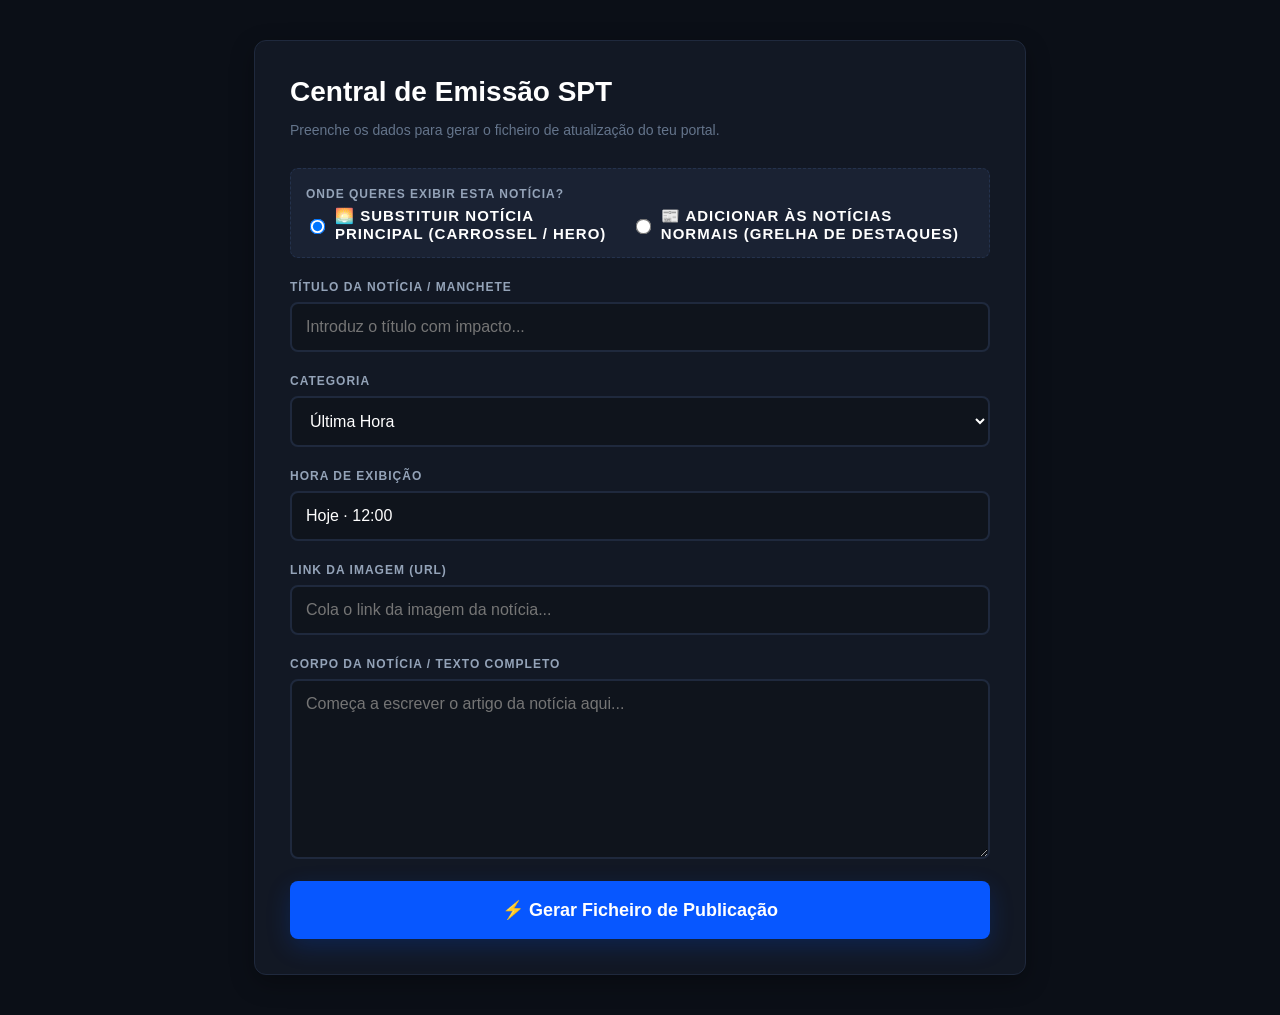
<file: SPT_site/admin/index.html>
<!DOCTYPE html>
<html lang="pt-PT">
<head>
  <meta charset="utf-8" />
  <meta name="viewport" content="width=device-width, initial-scale=1.0" />
  <title>Painel de Edição Central — SPT</title>
  <style>
    body { font-family: 'Inter', sans-serif; background-color: #0b0f17; color: #f0f3f6; margin: 0; padding: 40px 20px; display: flex; justify-content: center; }
    .painel-box { max-width: 700px; width: 100%; background: #121824; padding: 35px; border-radius: 12px; border: 1px solid #1f293d; box-shadow: 0 8px 25px rgba(0,0,0,0.3); }
    h1 { color: #ffffff; font-size: 28px; margin-top: 0; margin-bottom: 5px; font-weight: 800; }
    p.sub { color: #64748b; font-size: 14px; margin-bottom: 30px; }
    .campo { margin-bottom: 22px; display: flex; flex-direction: column; gap: 8px; }
    label { font-size: 12px; font-weight: 800; color: #94a3b8; letter-spacing: 1px; text-transform: uppercase; }
    input[type="text"], select, textarea { background: #0f141c; border: 2px solid #1f293d; color: #ffffff; padding: 14px; font-size: 16px; border-radius: 8px; font-family: inherit; width: 100%; box-sizing: border-box; }
    input[type="text"]:focus, select:focus, textarea:focus { outline: none; border-color: #0757ff; }
    textarea { height: 180px; resize: vertical; }
    
    /* ESTILO NOVO PARA A SELEÇÃO DE DESTACADOS */
    .zona-destaque { background: #1a2233; padding: 15px; border-radius: 8px; border: 1px dashed #24324d; margin-bottom: 22px; }
    .radio-group { display: flex; gap: 20px; margin-top: 5px; }
    .radio-option { display: flex; align-items: center; gap: 8px; cursor: pointer; font-size: 15px; color: #ffffff; font-weight: 600; }
    .radio-option input { cursor: pointer; scale: 1.2; }

    .btn-disparar { background: #0757ff; color: #ffffff; font-size: 18px; font-weight: 900; padding: 18px; border: none; border-radius: 8px; cursor: pointer; width: 100%; box-shadow: 0 8px 25px rgba(7, 87, 255, 0.2); transition: all 0.2s; }
    .btn-disparar:hover { background: #0044cc; transform: translateY(-1px); }
  </style>
</head>
<body>

<div class="painel-box">
  <h1>Central de Emissão SPT</h1>
  <p class="sub">Preenche os dados para gerar o ficheiro de atualização do teu portal.</p>
  
  <form id="meu-form-noticia">
    
    <!-- NOVO: Escolha do local de exibição (Carrossel ou Lista) -->
    <div class="zona-destaque">
      <label>Onde queres exibir esta notícia?</label>
      <div class="radio-group">
        <label class="radio-option">
          <input type="radio" name="tipo_exibicao" value="carrossel" checked>
          🌅 Substituir Notícia Principal (Carrossel / Hero)
        </label>
        <label class="radio-option">
          <input type="radio" name="tipo_exibicao" value="normal">
          📰 Adicionar às Notícias Normais (Grelha de Destaques)
        </label>
      </div>
    </div>

    <div class="campo">
      <label for="titulo">Título da Notícia / Manchete</label>
      <input type="text" id="titulo" placeholder="Introduz o título com impacto..." required>
    </div>

    <div class="campo">
      <label for="categoria">Categoria</label>
      <select id="categoria">
        <option value="Última Hora">Última Hora</option>
        <option value="País">País</option>
        <option value="Mundo">Mundo</option>
        <option value="Desporto">Desporto</option>
        <option value="Cultura">Cultura</option>
        <option value="Tecnologia">Tecnologia</option>
      </select>
    </div>

    <div class="campo">
      <label for="tempo">Hora de Exibição</label>
      <input type="text" id="tempo" value="Hoje · 12:00" placeholder="Ex: Hoje · 15:30" required>
    </div>

    <div class="campo">
      <label for="imagem">Link da Imagem (URL)</label>
      <input type="text" id="imagem" placeholder="Cola o link da imagem da notícia..." required>
    </div>

    <div class="campo">
      <label for="conteudo">Corpo da Notícia / Texto Completo</label>
      <textarea id="conteudo" placeholder="Começa a escrever o artigo da notícia aqui..." required></textarea>
    </div>

    <button type="submit" class="btn-disparar">⚡ Gerar Ficheiro de Publicação</button>
  </form>
</div>

<script>
  document.getElementById('meu-form-noticia').addEventListener('submit', function(e) {
    e.preventDefault();
    
    // Organiza os dados capturados do formulário
    const dadosNoticia = {
      tipo: document.querySelector('input[name="tipo_exibicao"]:checked').value,
      titulo: document.getElementById('titulo').value,
      categoria: document.getElementById('categoria').value,
      tempo_publicacao: document.getElementById('tempo').value,
      imagem_url: document.getElementById('imagem').value,
      conteudo: document.getElementById('conteudo').value
    };
    
    // Transforma os dados num ficheiro de texto JSON descarregável
    const dadosTexto = JSON.stringify(dadosNoticia, null, 2);
    const blob = new Blob([dadosTexto], { type: "application/json" });
    const link = document.createElement("a");
    
    link.href = URL.createObjectURL(blob);
    link.download = "dados.json"; // Nome fixo que o teu app.js vai ler
    
    // Dispara o download automático no teu navegador
    document.body.appendChild(link);
    link.click();
    document.body.removeChild(link);
    
    alert("Ficheiro 'dados.json' gerado com sucesso! Agora basta arrastá-lo para a pasta 'conteudo/noticias' no teu GitHub.");
  });
</script>

</body>
</html>
</file>
